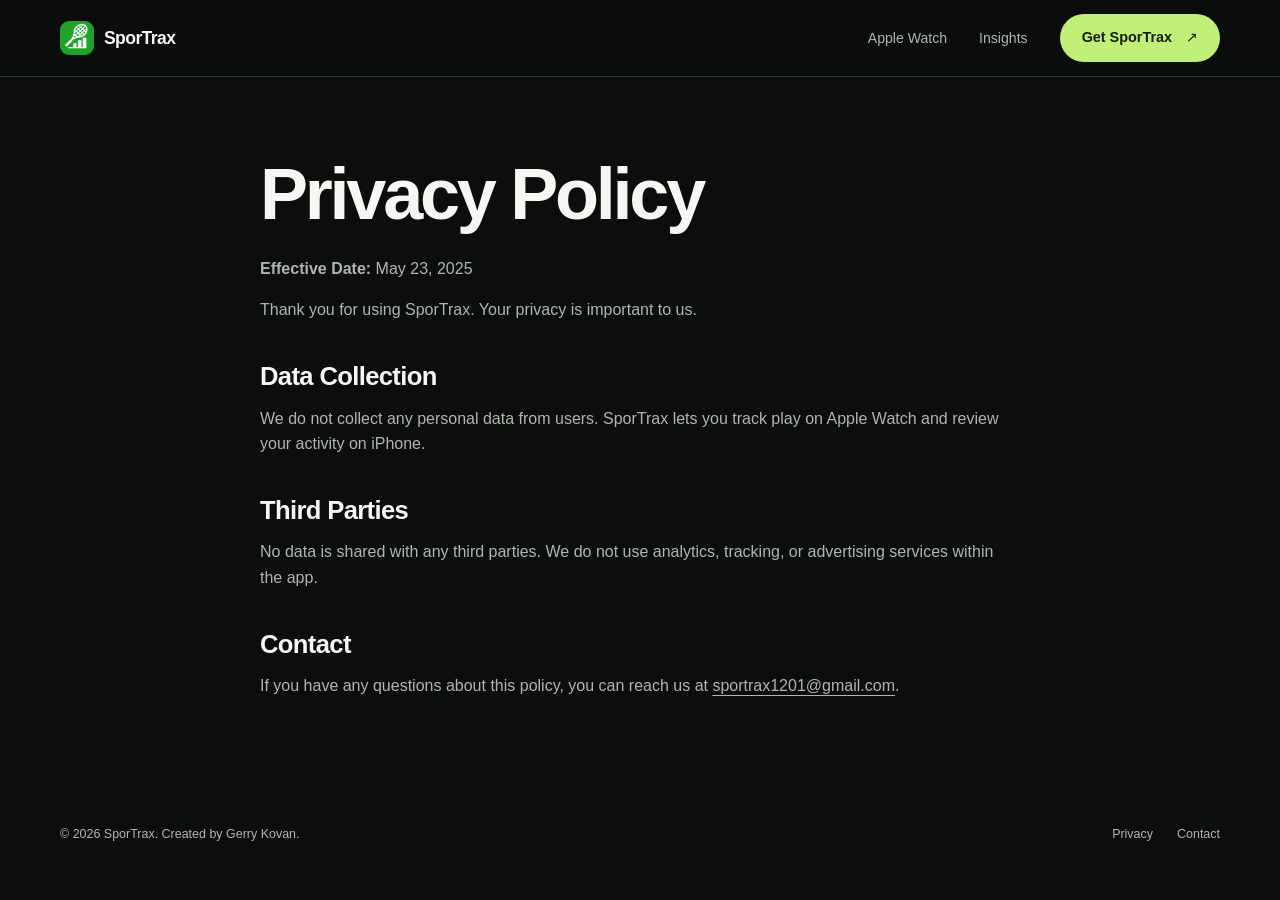
<file: privacy-policy.html>
<!DOCTYPE html>
<html lang="en">
<head>
<meta charset="UTF-8" />
<meta name="viewport" content="width=device-width, initial-scale=1.0" />
<meta name="theme-color" content="#0b0e0c" />
<title>Privacy Policy – SporTrax</title>
<link rel="icon" href="active-images/release-1-6/sportrax-logo.png" />
<link rel="stylesheet" href="styles.css" />
</head>
<body>
<a class="skip" href="#main">Skip to content</a>
<header class="header">
<nav class="wrap nav" aria-label="Primary navigation">
<a class="brand" href="index.html" aria-label="SporTrax home">
<img src="active-images/release-1-6/sportrax-logo.png" alt="" width="100" height="100" />SporTrax</a>
<div class="nav-links">
<a href="index.html#watch">Apple Watch</a>
<a href="index.html#analytics">Insights</a>
<a class="button" href="https://apps.apple.com/us/app/sportrax-tennis-pickleball/id6744708010">Get SporTrax <span aria-hidden="true">↗</span>
</a>
</div>
</nav>
</header>
<main id="main" class="wrap policy">  <h1>Privacy Policy</h1>
  <p>
<strong>Effective Date:</strong> May 23, 2025 </p>

  <p>Thank you for using SporTrax. Your privacy is important to us.</p>

  <h2>Data Collection</h2>
  <p>We do not collect any personal data from users. SporTrax lets you track play on Apple Watch and review your activity on iPhone.</p>

  <h2>Third Parties</h2>
  <p>No data is shared with any third parties. We do not use analytics, tracking, or advertising services within the app.</p>

  <h2>Contact</h2>
  <p>If you have any questions about this policy, you can reach us at <a href="mailto:sportrax1201@gmail.com">sportrax1201@gmail.com</a>.</p>

</main>
<footer class="wrap footer">
<span>© 2026 SporTrax. Created by Gerry Kovan.</span>
<div class="footer-links">
<a href="privacy-policy.html">Privacy</a>
<a href="mailto:sportrax1201@gmail.com">Contact</a>
</div>
</footer>  <!-- Cloudflare Web Analytics -->
<script defer src="https://static.cloudflareinsights.com/beacon.min.js" data-cf-beacon='{"token": "3668abc16252429f976251e5f5e2e9bc"}'>
</script>
<!-- End Cloudflare Web Analytics -->
</body>
</html>
</file>
<file: styles.css>
:root {
  color-scheme:dark;
  --bg:#0b0e0c;
  --surface:#141a16;
  --text:#f5f7f2;
  --muted:#adb8ad;
  --line:#2b352d;
  --accent:#c0f077;
  font-family:-apple-system,BlinkMacSystemFont,"SF Pro Display","Segoe UI",sans-serif;
  font-synthesis:none
}
* {
  box-sizing:border-box
}
html {
  scroll-behavior:smooth;
  scroll-padding-top:100px
}
body {
  margin:0;
  background:var(--bg);
  color:var(--text);
  line-height:1.6
}
a {
  color:inherit;
  text-decoration:none
}
img {
  display:block;
  max-width:100%;
  height:auto
}
button,a,summary {
  -webkit-tap-highlight-color:transparent
}
a:focus-visible,summary:focus-visible {
  outline:3px solid var(--accent);
  outline-offset:6px
}
::selection {
  background:var(--accent);
  color:var(--bg)
}
h1,h2,h3,p,figure {
  margin:0
}
h1,h2,h3 {
  line-height:1.04;
  letter-spacing:-.045em
}
h1 {
  font-size:clamp(3.8rem,7.4vw,7rem);
  font-weight:650
}
h2 {
  font-size:clamp(2.6rem,5vw,4.7rem);
  font-weight:600
}
h3 {
  font-size:1.2rem;
  letter-spacing:-.02em
}
.wrap {
  width:min(1160px,calc(100% - 64px));
  margin:auto
}
.muted {
  color:var(--muted)
}
.accent {
  color:var(--accent)
}
.skip {
  position:absolute;
  top:-100px;
  left:20px;
  z-index:20;
  background:var(--accent);
  color:var(--bg);
  padding:10px 20px
}
.skip:focus {
  top:16px
}
.header {
  position:sticky;
  top:0;
  z-index:10;
  background:rgba(11,14,12,.9);
  backdrop-filter:blur(20px);
  border-bottom:1px solid var(--line)
}
.nav {
  height:76px;
  display:flex;
  align-items:center;
  justify-content:space-between;
  gap:24px
}
.brand {
  display:flex;
  align-items:center;
  gap:10px;
  font-size:1.1rem;
  font-weight:700;
  letter-spacing:-.035em
}
.brand img {
  width:34px;
  height:34px;
  border-radius:9px
}
.nav-links {
  display:flex;
  align-items:center;
  gap:32px;
  font-size:.88rem
}
.nav-links>a:not(.button) {
  color:var(--muted)
}
.nav-links>a:hover {
  color:var(--text)
}
.button {
  display:inline-flex;
  align-items:center;
  justify-content:center;
  gap:14px;
  padding:12px 22px;
  background:var(--accent);
  color:#14200c;
  border-radius:100px;
  font-weight:650;
  font-size:.9rem;
  min-height:46px;
  transition:background .2s,transform .2s
}
.button:hover {
  background:#d3ffa0;
  transform:translateY(-2px);
  color:#14200c!important
}
.eyebrow {
  font-size:.73rem;
  letter-spacing:.16em;
  text-transform:uppercase;
  font-weight:650;
  color:var(--accent);
  margin-bottom:22px
}
.hero {
  display:grid;
  grid-template-columns:1.08fr 1fr;
  gap:46px;
  align-items:center;
  padding:66px 0 44px
}
.hero h1 span {
  display:block
}
.hero-copy {
  font-size:1.12rem;
  max-width:450px;
  margin:26px 0;
  color:var(--muted)
}
.actions {
  display:flex;
  align-items:center;
  gap:26px;
  flex-wrap:wrap
}
.badge img {
  width:170px;
  min-height:50px
}
.text-link {
  font-size:.9rem;
  color:var(--text);
  text-decoration:underline;
  text-underline-offset:5px;
  text-decoration-color:#65755f
}
.release {
  display:inline-flex;
  gap:9px;
  align-items:center;
  font-size:.78rem;
  color:var(--muted);
  margin-top:24px
}
.release::before {
  content:"";
  width:6px;
  height:6px;
  border-radius:50%;
  background:var(--accent)
}
.hero-stage {
  position:relative;
  height:570px;
  isolation:isolate;
  display:flex;
  align-items:center;
  justify-content:center
}
.hero-stage::before {
  content:"";
  position:absolute;
  width:100%;
  aspect-ratio:1;
  border-radius:50%;
  background:radial-gradient(ellipse,#38542755,transparent 70%);
  z-index:-1
}
.phone {
  position:relative;
  overflow:hidden;
  aspect-ratio:590/1140;
  width:270px;
  border-radius:42px;
  background:#eae9e3;
  box-shadow:0 26px 65px #0005
}
.phone>img {
  position:absolute;
  width:160%;
  max-width:none;
  left:-30.5%;
  top:-56%;
  height:auto
}
.hero-phone {
  transform:rotate(7deg);
  margin-left:70px
}
.hero-watch {
  position:absolute;
  left:0;
  bottom:66px;
  width:172px;
  padding:10px 7px;
  background:#171b19;
  border:2px solid #414841;
  border-radius:43px;
  box-shadow:0 20px 48px #0008;
  transform:rotate(-9deg)
}
.hero-watch img {
  border-radius:33px
}
.stage-label {
  position:absolute;
  bottom:0;
  right:22px;
  color:var(--muted);
  font-size:.7rem;
  letter-spacing:.12em;
  text-transform:uppercase
}
.benefits {
  display:flex;
  justify-content:space-between;
  gap:24px;
  border-top:1px solid var(--line);
  padding:26px 0 38px;
  font-size:.88rem;
  color:var(--muted)
}
.benefits span {
  display:flex;
  align-items:center;
  gap:12px
}
.benefits b {
  color:var(--accent);
  font-weight:500
}
.section {
  padding:110px 0
}
.section-head {
  max-width:650px;
  margin-bottom:50px
}
.section-head p:not(.eyebrow) {
  color:var(--muted);
  margin-top:24px;
  max-width:510px
}
.split {
  display:grid;
  grid-template-columns:1fr 1fr;
  gap:90px;
  align-items:center
}
.copy>p:not(.eyebrow) {
  color:var(--muted);
  margin-top:24px;
  max-width:470px
}
.watch-section {
  background:#111712;
  border-top:1px solid var(--line);
  border-bottom:1px solid var(--line)
}
.watch-pair {
  display:grid;
  grid-template-columns:1fr 1fr;
  gap:24px;
  align-items:center
}
.watch-device {
  padding:11px 8px;
  border:2px solid #444d43;
  background:#080b09;
  border-radius:38px;
  max-width:205px;
  margin:auto;
  box-shadow:0 18px 30px #0003
}
.watch-device img {
  border-radius:27px;
  width:100%
}
.watch-pair figure:nth-child(2) {
  padding-top:70px
}
.watch-pair figcaption {
  text-align:center;
  font-size:.78rem;
  margin-top:18px;
  color:var(--muted)
}
.inline-features {
  display:flex;
  gap:18px;
  flex-wrap:wrap;
  margin-top:28px;
  color:var(--accent);
  font-size:.8rem
}
.insight-layout {
  display:grid;
  grid-template-columns:1fr 1fr;
  gap:24px
}
.insight {
  background:var(--surface);
  border-radius:24px;
  padding:38px;
  overflow:hidden
}
.insight p {
  color:var(--muted);
  max-width:370px;
  margin:12px 0 30px;
  font-size:.95rem
}
.insight .phone {
  width:min(270px,100%);
  margin:0 auto -95px;
  box-shadow:0 16px 42px #0004
}
.insight:nth-child(2) {
  background:#1c251c
}
.activity-stage {
  display:grid;
  place-items:center;
  position:relative;
  padding:20px
}
.activity-stage::before {
  content:"";
  position:absolute;
  inset:10% 0;
  background:#182219;
  border-radius:50%
}
.activity-stage .phone {
  width:280px;
  transform:rotate(-4deg)
}
.feature-lines {
  list-style:none;
  padding:0;
  margin:32px 0 0
}
.feature-lines li {
  border-top:1px solid var(--line);
  padding:18px 0;
  display:grid;
  grid-template-columns:30px 1fr;
  gap:12px;
  color:var(--muted);
  font-size:.92rem
}
.feature-lines span {
  font-size:.72rem;
  color:var(--accent);
  padding-top:4px
}
.feature-lines strong {
  display:block;
  color:var(--text);
  font-weight:550;
  margin-bottom:3px
}
.practice {
  border-top:1px solid var(--line)
}
.practice-layout {
  display:grid;
  grid-template-columns:1fr 1fr;
  gap:90px;
  align-items:start
}
.practice-info {
  padding-top:10px
}
.practice-info>p {
  color:var(--muted);
  margin:14px 0 28px
}
.practice-top {
  display:flex;
  align-items:center;
  gap:24px
}
.practice-top img {
  width:94px;
  border-radius:20px
}
.practice-top p {
  color:var(--muted);
  font-size:.9rem;
  margin-top:8px
}
details {
  border-top:1px solid var(--line);
  border-bottom:1px solid var(--line);
  margin-top:28px
}
summary {
  cursor:pointer;
  padding:18px 0;
  font-size:.9rem
}
details ol {
  color:var(--muted);
  font-size:.9rem;
  padding-left:22px;
  margin:0 0 22px
}
details li+li {
  margin-top:8px
}
.closing {
  background:var(--accent);
  color:#17200f;
  padding:80px 0;
  text-align:center
}
.closing h2 {
  max-width:720px;
  margin:0 auto
}
.closing p {
  margin:20px 0 28px;
  color:#3c4e2b
}
.closing .badge {
  display:inline-block
}
.privacy-note {
  display:flex;
  align-items:baseline;
  justify-content:space-between;
  gap:30px;
  border-bottom:1px solid var(--line);
  padding:36px 0
}
.privacy-note p {
  color:var(--muted);
  font-size:.85rem;
  margin-top:7px;
  max-width:650px
}
.footer {
  display:flex;
  justify-content:space-between;
  gap:24px;
  padding:30px 0 40px;
  font-size:.78rem;
  color:var(--muted)
}
.footer-links {
  display:flex;
  gap:24px
}
.policy {
  max-width:760px;
  padding:80px 0
}
.policy h1 {
  font-size:clamp(2.8rem,6vw,4.5rem);
  margin-bottom:24px
}
.policy h2 {
  font-size:1.6rem;
  letter-spacing:-.025em;
  margin:40px 0 14px
}
.policy p {
  color:var(--muted);
  margin:16px 0
}
.policy a {
  text-decoration:underline;
  text-underline-offset:4px
}
@media(min-width:1400px) {
  .hero {
    padding-top:86px;
    padding-bottom:64px
  }
}
@media(max-width:960px) {
  .hero {
    gap:20px
  }
  .hero-stage {
    height:510px
  }
  .hero-phone {
    width:230px;
    margin-left:35px
  }
  .hero-watch {
    width:140px;
    left:0;
    bottom:65px
  }
  .split,.practice-layout {
    gap:40px
  }
  .section {
    padding:80px 0
  }
  .watch-pair {
    gap:16px
  }
  .watch-device {
    border-radius:30px
  }
  .insight {
    padding:28px
  }
  .nav-links {
    gap:24px
  }
}
@media(max-width:700px) {
  .wrap {
    width:calc(100% - 40px)
  }
  .nav {
    height:66px
  }
  .nav-links>a:not(.button) {
    display:none
  }
  .nav .button {
    font-size:.78rem;
    padding:10px 16px;
    min-height:44px
  }
  .hero {
    grid-template-columns:1fr;
    padding:38px 0 22px;
    gap:4px
  }
  .hero h1 {
    font-size:clamp(3.5rem,13vw,5rem)
  }
  .eyebrow {
    margin-bottom:18px;
    font-size:.66rem
  }
  .hero-copy {
    font-size:1rem;
    line-height:1.55;
    margin:18px 0 22px
  }
  .hero-stage {
    height:380px;
    width:min(100%,380px);
    margin:auto
  }
  .hero-phone {
    width:180px;
    border-radius:29px;
    margin-left:50px
  }
  .hero-watch {
    width:120px;
    left:26px;
    bottom:40px;
    border-radius:31px
  }
  .hero-watch img {
    border-radius:24px
  }
  .stage-label {
    right:10px;
    bottom:0;
    font-size:.6rem
  }
  .release {
    font-size:.72rem;
    margin-top:18px
  }
  .benefits {
    padding:20px 0 28px;
    gap:12px;
    flex-direction:column;
    font-size:.8rem
  }
  .benefits span {
    gap:10px
  }
  .section {
    padding:64px 0
  }
  h2 {
    font-size:clamp(2.4rem,10vw,3.4rem)
  }
  .split,.practice-layout,.insight-layout {
    grid-template-columns:1fr;
    gap:38px
  }
  .watch-pair {
    max-width:390px;
    margin:auto;
    width:100%;
    gap:22px
  }
  .watch-device {
    max-width:165px
  }
  .watch-pair figure:nth-child(2) {
    padding-top:40px
  }
  .section-head {
    margin-bottom:30px
  }
  .insight {
    padding:28px 24px
  }
  .insight .phone {
    width:240px;
    margin-bottom:-70px
  }
  .activity-stage {
    order:2;
    padding:0
  }
  .activity-stage .phone {
    width:240px
  }
  .activity-stage::before {
    inset:10% 0
  }
  .privacy-note {
    flex-direction:column;
    gap:14px;
    padding:28px 0
  }
  .footer {
    flex-direction:column;
    gap:16px
  }
  .closing {
    padding:64px 0
  }
  .actions {
    gap:20px
  }
  .badge img {
    width:155px
  }
  .policy {
    padding:50px 0
  }
}
@media(prefers-reduced-motion:reduce) {
  html {
    scroll-behavior:auto
  }
  * {
    transition:none!important
  }
}
</file>
